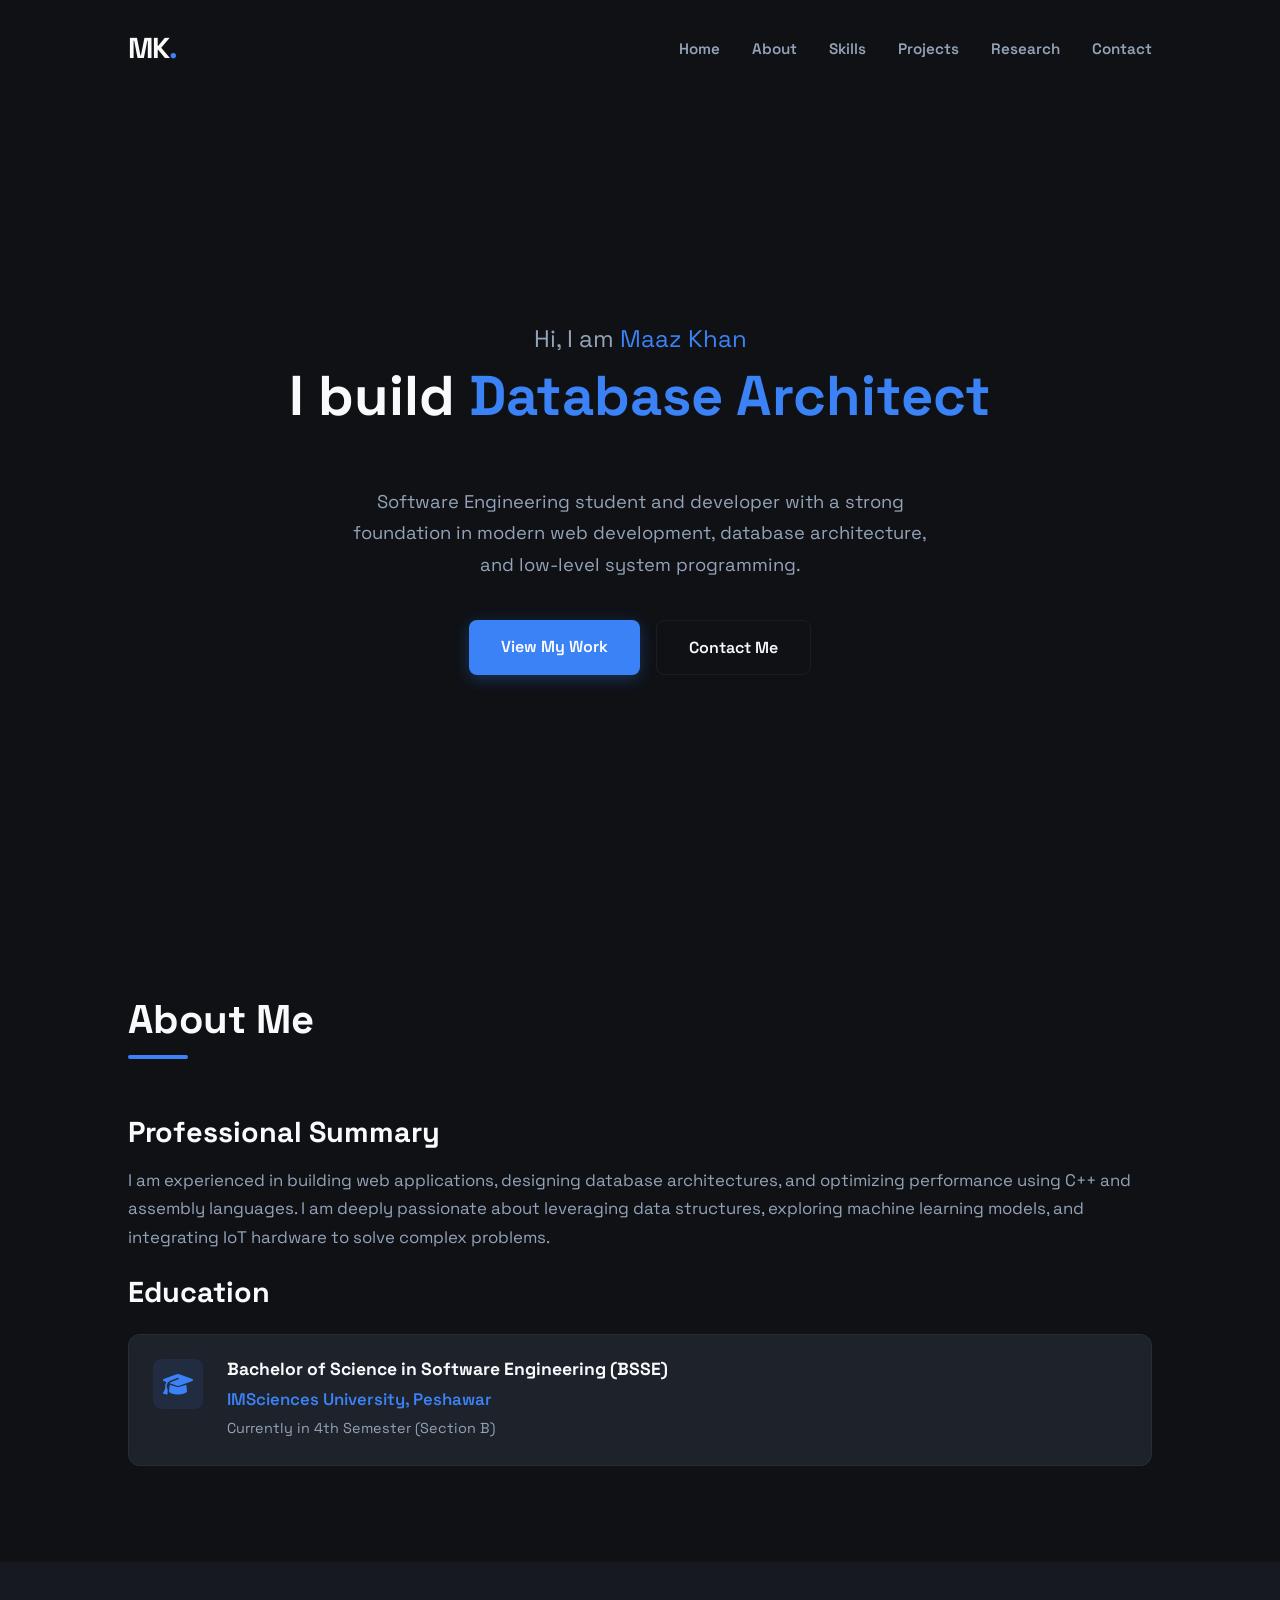
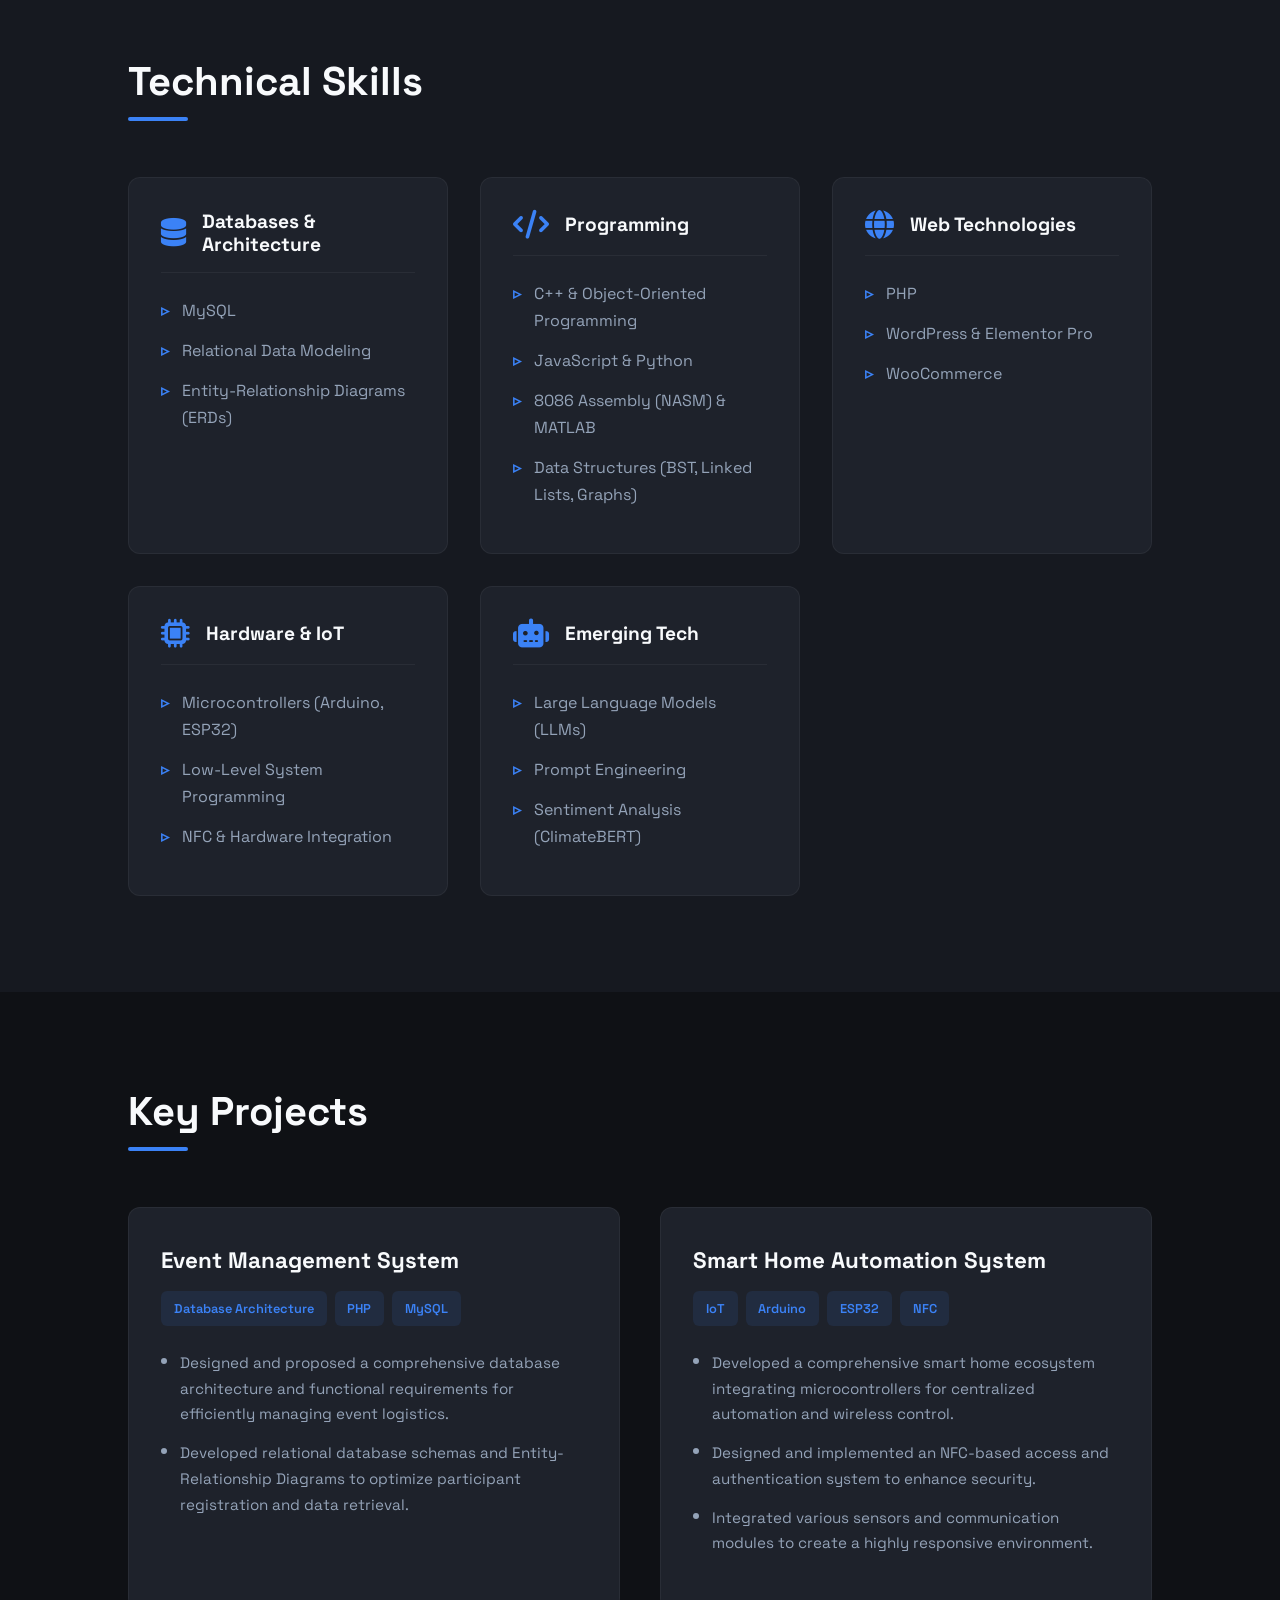
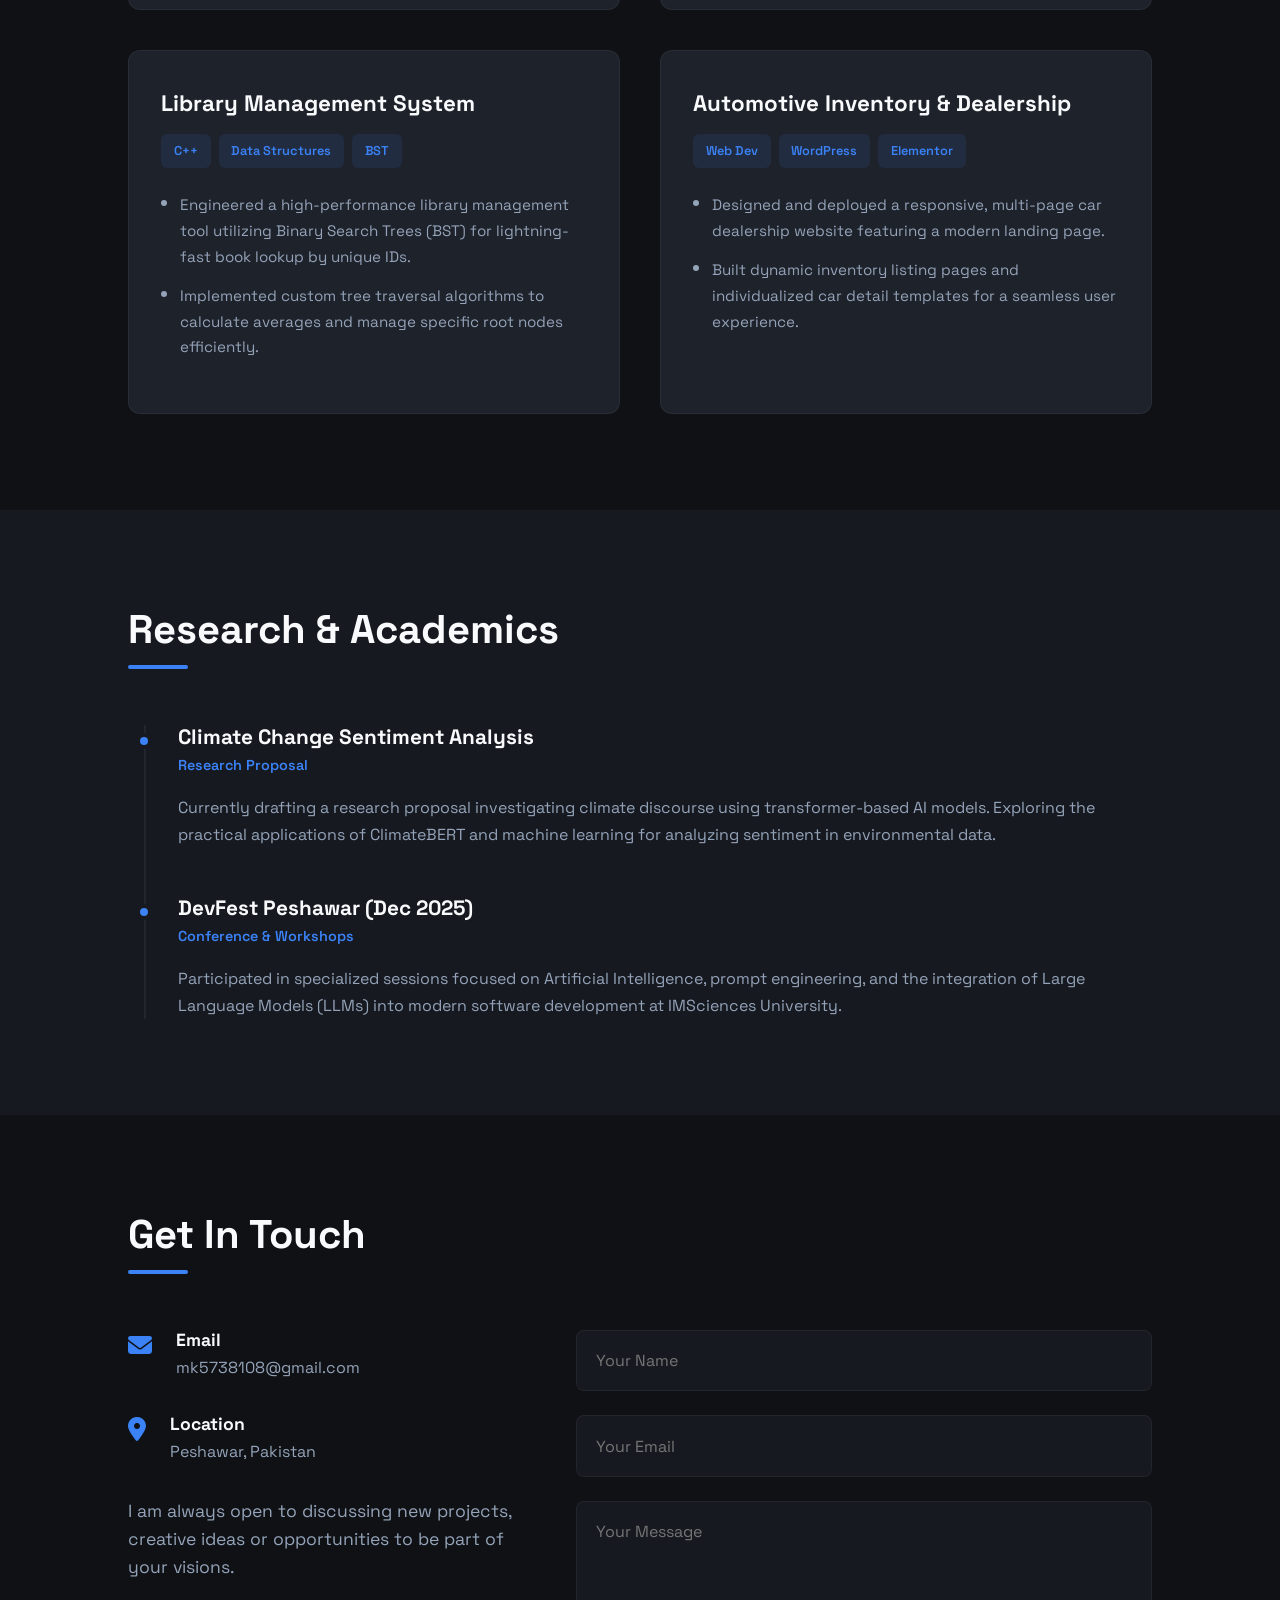
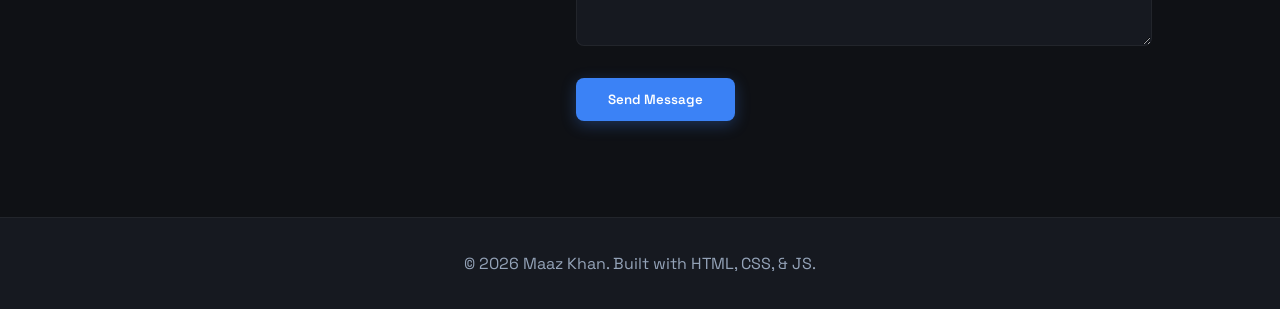
<file: portfolio/index.html>
<!DOCTYPE html>
<html lang="en">
<head>
    <meta charset="UTF-8">
    <meta name="viewport" content="width=device-width, initial-scale=1.0">
    <title>Maaz Khan | Software Engineer</title>
    <link rel="stylesheet" href="style.css">
    <link href="https://fonts.googleapis.com/css2?family=Space+Grotesk:wght@300;400;600;700&display=swap" rel="stylesheet">
    <link rel="stylesheet" href="https://cdnjs.cloudflare.com/ajax/libs/font-awesome/6.4.0/css/all.min.css">
</head>
<body>

    <!-- Navigation -->
    <nav id="navbar">
        <div class="nav-container">
            <div class="logo">MK<span>.</span></div>
            <ul class="nav-links">
                <li><a href="#home">Home</a></li>
                <li><a href="#about">About</a></li>
                <li><a href="#skills">Skills</a></li>
                <li><a href="#projects">Projects</a></li>
                <li><a href="#research">Research</a></li>
                <li><a href="#contact">Contact</a></li>
            </ul>
            <div class="hamburger">
                <i class="fas fa-bars"></i>
            </div>
        </div>
    </nav>

    <!-- Hero Section -->
    <section id="home" class="hero">
        <div class="hero-content">
            <h2 class="animate-up">Hi, I am <span class="accent">Maaz Khan</span></h2>
            <h1 class="animate-up delay-1">I build <span id="typewriter" class="accent"></span></h1>
            <p class="animate-up delay-2">Software Engineering student and developer with a strong foundation in modern web development, database architecture, and low-level system programming.</p>
            <div class="hero-btns animate-up delay-3">
                <a href="#projects" class="btn primary-btn">View My Work</a>
                <a href="#contact" class="btn secondary-btn">Contact Me</a>
            </div>
        </div>
    </section>

    <!-- About Section -->
    <section id="about" class="section">
        <div class="section-title reveal">
            <h2>About <span>Me</span></h2>
        </div>
        <div class="about-content reveal">
            <div class="about-text">
                <h3>Professional Summary</h3>
                <p>I am experienced in building web applications, designing database architectures, and optimizing performance using C++ and assembly languages. I am deeply passionate about leveraging data structures, exploring machine learning models, and integrating IoT hardware to solve complex problems.</p>
                
                <h3 class="mt-4">Education</h3>
                <div class="education-card">
                    <div class="edu-icon"><i class="fas fa-graduation-cap"></i></div>
                    <div class="edu-details">
                        <h4>Bachelor of Science in Software Engineering (BSSE)</h4>
                        <p class="university">IMSciences University, Peshawar</p>
                        <p class="status">Currently in 4th Semester (Section B)</p>
                    </div>
                </div>
            </div>
        </div>
    </section>

    <!-- Skills Section -->
    <section id="skills" class="section bg-alt">
        <div class="section-title reveal">
            <h2>Technical <span>Skills</span></h2>
        </div>
        <div class="skills-grid reveal">
            
            <div class="skill-category">
                <div class="category-header">
                    <i class="fas fa-database"></i>
                    <h3>Databases & Architecture</h3>
                </div>
                <ul class="skill-list">
                    <li>MySQL</li>
                    <li>Relational Data Modeling</li>
                    <li>Entity-Relationship Diagrams (ERDs)</li>
                </ul>
            </div>

            <div class="skill-category">
                <div class="category-header">
                    <i class="fas fa-code"></i>
                    <h3>Programming</h3>
                </div>
                <ul class="skill-list">
                    <li>C++ & Object-Oriented Programming</li>
                    <li>JavaScript & Python</li>
                    <li>8086 Assembly (NASM) & MATLAB</li>
                    <li>Data Structures (BST, Linked Lists, Graphs)</li>
                </ul>
            </div>

            <div class="skill-category">
                <div class="category-header">
                    <i class="fas fa-globe"></i>
                    <h3>Web Technologies</h3>
                </div>
                <ul class="skill-list">
                    <li>PHP</li>
                    <li>WordPress & Elementor Pro</li>
                    <li>WooCommerce</li>
                </ul>
            </div>

            <div class="skill-category">
                <div class="category-header">
                    <i class="fas fa-microchip"></i>
                    <h3>Hardware & IoT</h3>
                </div>
                <ul class="skill-list">
                    <li>Microcontrollers (Arduino, ESP32)</li>
                    <li>Low-Level System Programming</li>
                    <li>NFC & Hardware Integration</li>
                </ul>
            </div>

            <div class="skill-category">
                <div class="category-header">
                    <i class="fas fa-robot"></i>
                    <h3>Emerging Tech</h3>
                </div>
                <ul class="skill-list">
                    <li>Large Language Models (LLMs)</li>
                    <li>Prompt Engineering</li>
                    <li>Sentiment Analysis (ClimateBERT)</li>
                </ul>
            </div>

        </div>
    </section>

    <!-- Projects Section -->
    <section id="projects" class="section">
        <div class="section-title reveal">
            <h2>Key <span>Projects</span></h2>
        </div>
        <div class="projects-grid reveal">
            
            <div class="project-card">
                <div class="project-info">
                    <h3>Event Management System</h3>
                    <div class="project-tags">
                        <span>Database Architecture</span>
                        <span>PHP</span>
                        <span>MySQL</span>
                    </div>
                    <ul>
                        <li>Designed and proposed a comprehensive database architecture and functional requirements for efficiently managing event logistics.</li>
                        <li>Developed relational database schemas and Entity-Relationship Diagrams to optimize participant registration and data retrieval.</li>
                    </ul>
                </div>
            </div>

            <div class="project-card">
                <div class="project-info">
                    <h3>Smart Home Automation System</h3>
                    <div class="project-tags">
                        <span>IoT</span>
                        <span>Arduino</span>
                        <span>ESP32</span>
                        <span>NFC</span>
                    </div>
                    <ul>
                        <li>Developed a comprehensive smart home ecosystem integrating microcontrollers for centralized automation and wireless control.</li>
                        <li>Designed and implemented an NFC-based access and authentication system to enhance security.</li>
                        <li>Integrated various sensors and communication modules to create a highly responsive environment.</li>
                    </ul>
                </div>
            </div>

            <div class="project-card">
                <div class="project-info">
                    <h3>Library Management System</h3>
                    <div class="project-tags">
                        <span>C++</span>
                        <span>Data Structures</span>
                        <span>BST</span>
                    </div>
                    <ul>
                        <li>Engineered a high-performance library management tool utilizing Binary Search Trees (BST) for lightning-fast book lookup by unique IDs.</li>
                        <li>Implemented custom tree traversal algorithms to calculate averages and manage specific root nodes efficiently.</li>
                    </ul>
                </div>
            </div>

            <div class="project-card">
                <div class="project-info">
                    <h3>Automotive Inventory & Dealership</h3>
                    <div class="project-tags">
                        <span>Web Dev</span>
                        <span>WordPress</span>
                        <span>Elementor</span>
                    </div>
                    <ul>
                        <li>Designed and deployed a responsive, multi-page car dealership website featuring a modern landing page.</li>
                        <li>Built dynamic inventory listing pages and individualized car detail templates for a seamless user experience.</li>
                    </ul>
                </div>
            </div>

        </div>
    </section>

    <!-- Research Section -->
    <section id="research" class="section bg-alt">
        <div class="section-title reveal">
            <h2>Research & <span>Academics</span></h2>
        </div>
        <div class="research-content reveal">
            <div class="timeline-item">
                <div class="timeline-dot"></div>
                <div class="timeline-content">
                    <h3>Climate Change Sentiment Analysis</h3>
                    <p class="subtitle">Research Proposal</p>
                    <p>Currently drafting a research proposal investigating climate discourse using transformer-based AI models. Exploring the practical applications of ClimateBERT and machine learning for analyzing sentiment in environmental data.</p>
                </div>
            </div>
            <div class="timeline-item">
                <div class="timeline-dot"></div>
                <div class="timeline-content">
                    <h3>DevFest Peshawar (Dec 2025)</h3>
                    <p class="subtitle">Conference & Workshops</p>
                    <p>Participated in specialized sessions focused on Artificial Intelligence, prompt engineering, and the integration of Large Language Models (LLMs) into modern software development at IMSciences University.</p>
                </div>
            </div>
        </div>
    </section>

    <!-- Contact Section -->
    <section id="contact" class="section">
        <div class="section-title reveal">
            <h2>Get In <span>Touch</span></h2>
        </div>
        <div class="contact-container reveal">
            <div class="contact-info">
                <div class="contact-item">
                    <i class="fas fa-envelope"></i>
                    <div>
                        <h4>Email</h4>
                        <p>mk5738108@gmail.com</p>
                    </div>
                </div>
                <div class="contact-item">
                    <i class="fas fa-map-marker-alt"></i>
                    <div>
                        <h4>Location</h4>
                        <p>Peshawar, Pakistan</p>
                    </div>
                </div>
                <div class="contact-item mt-4">
                    <p class="status-text">I am always open to discussing new projects, creative ideas or opportunities to be part of your visions.</p>
                </div>
            </div>
            <form id="contact-form" class="contact-form">
                <div class="input-group">
                    <input type="text" id="name" required placeholder="Your Name">
                </div>
                <div class="input-group">
                    <input type="email" id="email" required placeholder="Your Email">
                </div>
                <div class="input-group">
                    <textarea id="message" rows="5" required placeholder="Your Message"></textarea>
                </div>
                <button type="submit" class="btn primary-btn submit-btn">Send Message</button>
            </form>
        </div>
    </section>

    <footer>
        <div class="footer-content">
            <p>&copy; 2026 Maaz Khan. Built with HTML, CSS, & JS.</p>
        </div>
    </footer>

    <script src="script.js"></script>
</body>
</html>
</file>
<file: portfolio/style.css>
:root {
    --bg-dark: #0f1115;
    --bg-alt: #161920;
    --accent: #3b82f6; /* Blue accent suitable for Software Engineers */
    --accent-hover: #2563eb;
    --text-main: #f8fafc;
    --text-muted: #94a3b8;
    --card-bg: #1e222b;
    --border-color: rgba(255, 255, 255, 0.05);
}

html {
    scroll-behavior: smooth;
}

* {
    margin: 0;
    padding: 0;
    box-sizing: border-box;
}

body {
    font-family: 'Space Grotesk', sans-serif;
    background-color: var(--bg-dark);
    color: var(--text-main);
    line-height: 1.7;
    overflow-x: hidden;
}

/* Typography & Utilities */
h1, h2, h3, h4 { font-weight: 700; line-height: 1.2; }
a { text-decoration: none; color: inherit; }
ul { list-style: none; }
.mt-4 { margin-top: 1.5rem; }

.accent { color: var(--accent); }
.section { padding: 6rem 10%; }
.bg-alt { background-color: var(--bg-alt); }

.section-title {
    text-align: left;
    margin-bottom: 3.5rem;
    position: relative;
    padding-bottom: 15px;
}

.section-title::after {
    content: '';
    position: absolute;
    bottom: 0;
    left: 0;
    width: 60px;
    height: 4px;
    background: var(--accent);
    border-radius: 2px;
}

.section-title h2 {
    font-size: 2.5rem;
}

/* Buttons */
.btn {
    display: inline-block;
    padding: 0.8rem 2rem;
    border-radius: 8px;
    font-weight: 600;
    transition: all 0.3s ease;
    cursor: pointer;
    border: none;
    font-family: inherit;
}

.primary-btn {
    background: var(--accent);
    color: #ffffff;
    box-shadow: 0 4px 15px rgba(59, 130, 246, 0.3);
}

.primary-btn:hover {
    background: var(--accent-hover);
    transform: translateY(-2px);
}

.secondary-btn {
    background: transparent;
    color: var(--text-main);
    border: 1px solid var(--border-color);
}

.secondary-btn:hover {
    background: var(--card-bg);
    border-color: var(--text-muted);
}

/* Navigation */
nav {
    position: fixed;
    top: 0;
    width: 100%;
    padding: 1.5rem 10%;
    z-index: 1000;
    transition: all 0.3s ease;
}

nav.scrolled {
    background: rgba(15, 17, 21, 0.95);
    backdrop-filter: blur(10px);
    padding: 1rem 10%;
    border-bottom: 1px solid var(--border-color);
}

.nav-container {
    display: flex;
    justify-content: space-between;
    align-items: center;
}

.logo {
    font-size: 1.8rem;
    font-weight: 700;
    letter-spacing: -1px;
}

.logo span { color: var(--accent); }

.nav-links {
    display: flex;
    gap: 2rem;
}

.nav-links a {
    font-size: 0.95rem;
    font-weight: 600;
    color: var(--text-muted);
    transition: color 0.3s ease;
}

.nav-links a:hover { color: var(--text-main); }

.hamburger {
    display: none;
    font-size: 1.5rem;
    cursor: pointer;
}

/* Hero Section */
.hero {
    min-height: 100vh;
    display: flex;
    align-items: center;
    justify-content: center;
    text-align: center;
    padding-top: 100px;
    position: relative;
}

.hero-content {
    flex: 1;
    padding: 0 2rem;
    display: flex;
    flex-direction: column;
    align-items: center;
}

.hero h2 {
    font-size: 1.5rem;
    color: var(--text-muted);
    margin-bottom: 0.5rem;
    font-weight: 400;
}

.hero h1 {
    font-size: 3.5rem;
    margin-bottom: 1.5rem;
    min-height: 100px;
}

.hero p {
    color: var(--text-muted);
    font-size: 1.15rem;
    max-width: 600px;
    margin: 0 auto 2.5rem;
}

.hero-btns {
    display: flex;
    gap: 1rem;
    justify-content: center;
}



/* About Section */
.about-text h3 {
    font-size: 1.8rem;
    margin-bottom: 1rem;
    color: var(--text-main);
}

.about-text p {
    color: var(--text-muted);
    font-size: 1.05rem;
}

.education-card {
    display: flex;
    align-items: flex-start;
    gap: 1.5rem;
    background: var(--card-bg);
    padding: 1.5rem;
    border-radius: 12px;
    border: 1px solid var(--border-color);
    margin-top: 1.5rem;
}

.edu-icon {
    background: rgba(59, 130, 246, 0.1);
    color: var(--accent);
    width: 50px;
    height: 50px;
    border-radius: 8px;
    display: flex;
    justify-content: center;
    align-items: center;
    font-size: 1.5rem;
    flex-shrink: 0;
}

.edu-details h4 {
    font-size: 1.1rem;
    margin-bottom: 0.3rem;
}

.edu-details .university {
    color: var(--accent);
    font-weight: 600;
    margin-bottom: 0.2rem;
}

.edu-details .status {
    font-size: 0.9rem;
    color: var(--text-muted);
}

/* Skills Grid */
.skills-grid {
    display: grid;
    grid-template-columns: repeat(auto-fit, minmax(280px, 1fr));
    gap: 2rem;
}

.skill-category {
    background: var(--card-bg);
    padding: 2rem;
    border-radius: 12px;
    border: 1px solid var(--border-color);
    transition: transform 0.3s ease;
}

.skill-category:hover {
    transform: translateY(-5px);
    border-color: var(--accent);
}

.category-header {
    display: flex;
    align-items: center;
    gap: 1rem;
    margin-bottom: 1.5rem;
    padding-bottom: 1rem;
    border-bottom: 1px solid var(--border-color);
}

.category-header i {
    font-size: 1.8rem;
    color: var(--accent);
}

.category-header h3 {
    font-size: 1.2rem;
}

.skill-list li {
    color: var(--text-muted);
    margin-bottom: 0.8rem;
    display: flex;
    align-items: flex-start;
    gap: 0.8rem;
}

.skill-list li::before {
    content: '▹';
    color: var(--accent);
    font-weight: bold;
}

/* Projects */
.projects-grid {
    display: grid;
    grid-template-columns: repeat(auto-fit, minmax(350px, 1fr));
    gap: 2.5rem;
}

.project-card {
    background: var(--card-bg);
    border-radius: 12px;
    overflow: hidden;
    border: 1px solid var(--border-color);
    transition: transform 0.3s ease;
    display: flex;
    flex-direction: column;
}

.project-card:hover {
    transform: translateY(-8px);
}

.project-info { 
    padding: 2.5rem 2rem;
    flex: 1;
}

.project-info h3 {
    font-size: 1.4rem;
    margin-bottom: 1rem;
}

.project-tags {
    display: flex;
    gap: 0.5rem;
    flex-wrap: wrap;
    margin-bottom: 1.5rem;
}

.project-tags span {
    background: rgba(59, 130, 246, 0.1);
    padding: 0.4rem 0.8rem;
    border-radius: 6px;
    font-size: 0.8rem;
    color: var(--accent);
    font-weight: 600;
}

.project-info ul {
    list-style-type: none;
}

.project-info ul li {
    color: var(--text-muted);
    font-size: 0.95rem;
    margin-bottom: 0.8rem;
    position: relative;
    padding-left: 1.2rem;
}

.project-info ul li::before {
    content: '';
    position: absolute;
    left: 0;
    top: 8px;
    width: 6px;
    height: 6px;
    border-radius: 50%;
    background: var(--text-muted);
}

/* Research Timeline */
.research-content {
    border-left: 2px solid var(--border-color);
    padding-left: 2rem;
    margin-left: 1rem;
}

.timeline-item {
    position: relative;
    margin-bottom: 3rem;
}

.timeline-item:last-child {
    margin-bottom: 0;
}

.timeline-dot {
    position: absolute;
    left: -2.6rem;
    top: 0.5rem;
    width: 1rem;
    height: 1rem;
    background: var(--accent);
    border-radius: 50%;
    border: 4px solid var(--bg-alt);
}

.timeline-content h3 {
    font-size: 1.3rem;
    margin-bottom: 0.2rem;
}

.timeline-content .subtitle {
    color: var(--accent);
    font-weight: 600;
    font-size: 0.9rem;
    margin-bottom: 1rem;
}

.timeline-content p {
    color: var(--text-muted);
}

/* Contact */
.contact-container {
    display: grid;
    grid-template-columns: 1fr 1.5fr;
    gap: 4rem;
}

.contact-item {
    display: flex;
    align-items: flex-start;
    gap: 1.5rem;
    margin-bottom: 2rem;
}

.contact-item i {
    font-size: 1.5rem;
    color: var(--accent);
    margin-top: 0.2rem;
}

.contact-item h4 { 
    margin-bottom: 0.2rem;
    font-size: 1.1rem;
}

.contact-item p { color: var(--text-muted); }

.status-text {
    font-size: 1.1rem;
    line-height: 1.6;
    color: var(--text-muted);
}

.input-group { margin-bottom: 1.5rem; }

.input-group input, .input-group textarea {
    width: 100%;
    padding: 1.2rem;
    background: var(--bg-alt);
    border: 1px solid var(--border-color);
    border-radius: 8px;
    color: var(--text-main);
    font-family: inherit;
    font-size: 1rem;
    outline: none;
    transition: border-color 0.3s ease;
}

.input-group input:focus, .input-group textarea:focus {
    border-color: var(--accent);
}

/* Footer */
footer {
    text-align: center;
    padding: 2rem 10%;
    border-top: 1px solid var(--border-color);
    background: var(--bg-alt);
    color: var(--text-muted);
}

/* Animations & Responsive */
.reveal {
    opacity: 0;
    transform: translateY(30px);
    transition: all 0.8s ease;
}

.reveal.active {
    opacity: 1;
    transform: translateY(0);
}

@media (max-width: 992px) {
    .hero { flex-direction: column; text-align: center; padding-top: 150px; }
    .hero-content { padding-right: 0; margin-bottom: 4rem; }
    .hero-btns { justify-content: center; }
    .hero-image { justify-content: center; }
    .hero-image img { box-shadow: 0 20px 40px rgba(59, 130, 246, 0.2); }
    .contact-container { grid-template-columns: 1fr; gap: 3rem; }
}

@media (max-width: 768px) {
    .nav-links {
        position: absolute;
        top: 100%;
        left: -100%;
        width: 100%;
        background: rgba(15, 17, 21, 0.98);
        flex-direction: column;
        text-align: center;
        padding: 2rem 0;
        transition: left 0.3s ease;
        border-bottom: 1px solid var(--border-color);
    }
    .nav-links.active { left: 0; }
    .hamburger { display: block; }
    .hero h1 { font-size: 2.5rem; min-height: 80px; }
    .section-title h2 { font-size: 2rem; }
    .projects-grid { grid-template-columns: 1fr; }
}
</file>
